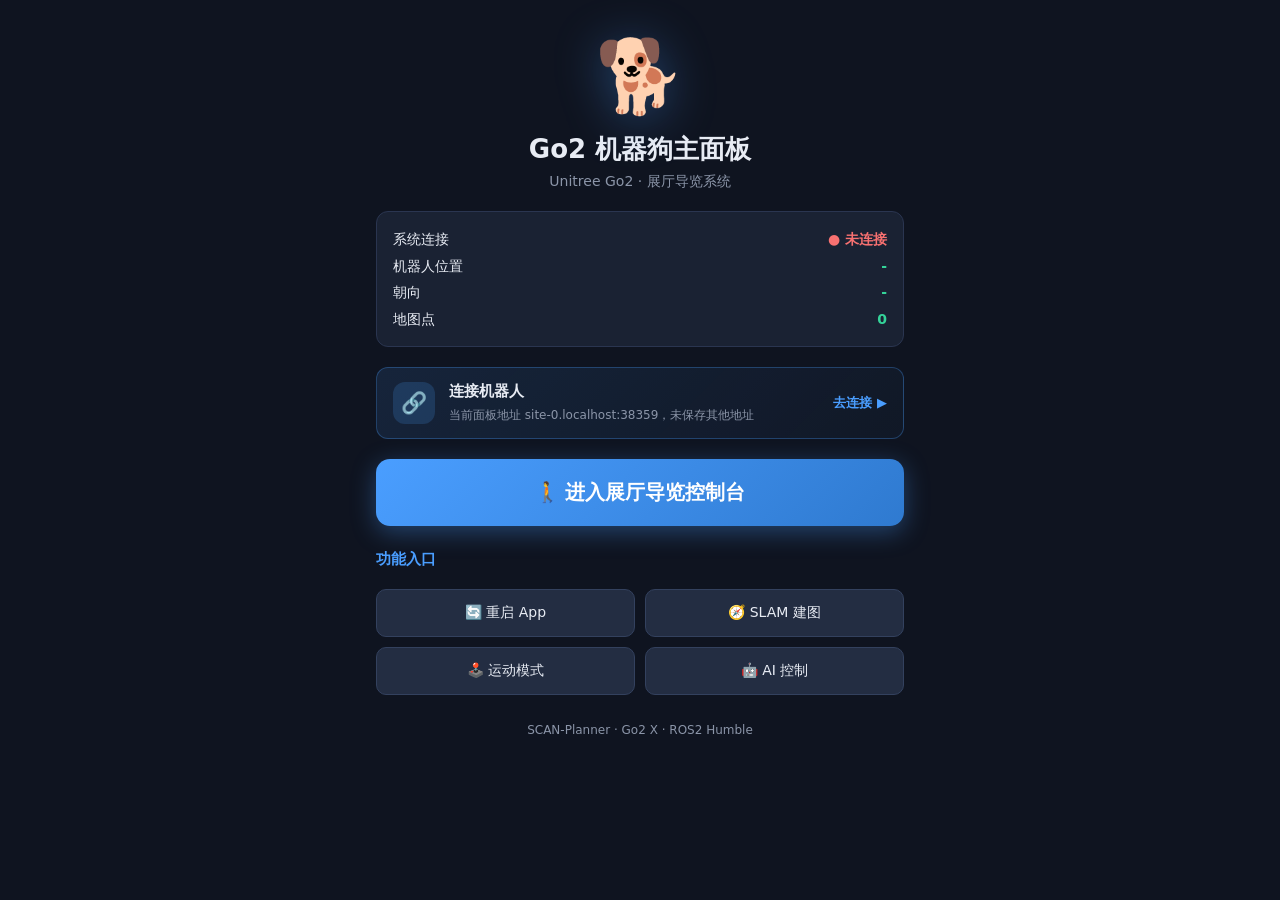
<file: static/index.html>
<!DOCTYPE html>
<html lang="zh-CN">
<head>
<meta charset="UTF-8">
<meta name="viewport" content="width=device-width, initial-scale=1.0, maximum-scale=1.0, user-scalable=no">
<title>Go2 机器狗主面板</title>
<link rel="stylesheet" href="style.css">
<style>
  /* main panel layout */
  body { overflow: auto; }
  #home {
    max-width: 560px; margin: 0 auto; padding: 24px 16px 40px;
    display: flex; flex-direction: column; align-items: center; gap: 20px;
    min-height: 100vh;
  }
  .logo {
    font-size: 72px; line-height: 1; margin-top: 16px;
    filter: drop-shadow(0 8px 24px rgba(74,158,255,.35));
  }
  .home-title { text-align: center; }
  .home-title h1 { font-size: 26px; font-weight: 700; }
  .home-title p { color: var(--muted); font-size: 14px; margin-top: 6px; }
  .status-card {
    width: 100%; background: var(--card); border: 1px solid #2a3550;
    border-radius: 12px; padding: 14px 16px; font-size: 14px; line-height: 1.9;
  }
  .status-card .row { display: flex; justify-content: space-between; }
  .status-card b { color: var(--ok); }
  .status-card .bad { color: var(--danger); }
  .big-btn {
    width: 100%; padding: 20px; border-radius: 14px; border: none;
    background: linear-gradient(135deg, var(--accent), #2f7ad0);
    color: #fff; font-size: 20px; font-weight: 700; cursor: pointer;
    box-shadow: 0 6px 24px rgba(74,158,255,.35);
  }
  .big-btn:active { transform: scale(.98); }
  .sec-title { width: 100%; color: var(--accent); font-size: 15px; font-weight: 600; text-align: left; margin-top: 4px; }
  /* 连接机器人入口 */
  .connect-card {
    width: 100%; display: flex; align-items: center; gap: 14px; cursor: pointer;
    background: linear-gradient(135deg, rgba(74,158,255,.12), rgba(74,158,255,.03));
    border: 1px solid rgba(74,158,255,.3); border-radius: 12px; padding: 14px 16px;
    transition: background .15s;
  }
  .connect-card:active { background: linear-gradient(135deg, rgba(74,158,255,.2), rgba(74,158,255,.06)); }
  .connect-card.online { border-color: rgba(52,211,153,.45);
    background: linear-gradient(135deg, rgba(52,211,153,.1), rgba(52,211,153,.03)); }
  .connect-icon {
    width: 42px; height: 42px; border-radius: 12px; flex-shrink: 0;
    background: rgba(74,158,255,.18); display: flex; align-items: center;
    justify-content: center; font-size: 21px;
  }
  .connect-main { flex: 1; min-width: 0; }
  .connect-main b { display: block; font-size: 15px; margin-bottom: 3px; }
  .connect-main span { font-size: 12px; color: var(--muted); word-break: break-all; }
  .connect-main .dot-ok { color: var(--ok); }
  .connect-main .dot-bad { color: var(--danger); }
  .connect-go { font-size: 13px; color: var(--accent); font-weight: 600; flex-shrink: 0; }
  .grid-2 { display: grid; grid-template-columns: 1fr 1fr; gap: 10px; width: 100%; }
  .grid-2 a, .grid-2 .grid-btn {
    display: block; width: 100%; text-align: center; padding: 14px 8px; border-radius: 10px;
    background: var(--card2); border: 1px solid #33415e; color: var(--fg);
    text-decoration: none; font-size: 14px; font-family: inherit; cursor: pointer;
  }
  .footer { color: var(--muted); font-size: 12px; margin-top: 8px; }
</style>
</head>
<body>
<div id="home">
  <div class="logo">🐕</div>
  <div class="home-title">
    <h1>Go2 机器狗主面板</h1>
    <p>Unitree Go2 · 展厅导览系统</p>
  </div>

  <div class="status-card">
    <div class="row"><span>系统连接</span><b id="hm-conn">检测中…</b></div>
    <div class="row"><span>机器人位置</span><b id="hm-pos">-</b></div>
    <div class="row"><span>朝向</span><b id="hm-yaw">-</b></div>
    <div class="row"><span>地图点</span><b id="hm-map">0</b></div>
  </div>

  <!-- 连接机器人 -->
  <div class="connect-card" id="card-connect">
    <div class="connect-icon">🔗</div>
    <div class="connect-main">
      <b>连接机器人</b>
      <span id="connect-sub">检测中…</span>
    </div>
    <span class="connect-go">去连接 ▶</span>
  </div>

  <button class="big-btn" onclick="go('/console')">🚶 进入展厅导览控制台</button>

  <div class="sec-title">功能入口</div>
  <div class="grid-2">
    <button class="grid-btn" id="btn-restart">🔄 重启 App</button>
    <a href="/slam" data-path="/slam">🧭 SLAM 建图</a>
    <a href="/motion" data-path="/motion">🕹️ 运动模式</a>
    <a href="/ai" data-path="/ai">🤖 AI 控制</a>
  </div>

  <div class="footer">SCAN-Planner · Go2 X · ROS2 Humble</div>
</div>

<script>
// main panel: show robot status via WebSocket (read-only dashboard)
const $ = (id) => document.getElementById(id);
let ws = null;

// ---- 后端地址：连接向导保存的 IP 优先（保存后整块面板指向该地址）----
const SAVED_IP = localStorage.getItem("go2_server_ip") || "";
const BACKEND = (SAVED_IP && SAVED_IP !== location.hostname) ? "http://" + SAVED_IP : "";
function go(path) { location.href = BACKEND + path; }
document.querySelectorAll("a[data-path]").forEach((a) => {
  a.href = BACKEND + a.dataset.path;
});

// ---- 连接机器人入口 ----
$("card-connect").addEventListener("click", () => { location.href = "/connect"; });
(function paintConnect() {
  const sub = $("connect-sub");
  if (!SAVED_IP) {
    sub.textContent = "当前面板地址 " + location.host + "，未保存其他地址";
    return;
  }
  if (SAVED_IP === location.hostname) {
    sub.innerHTML = '<span class="dot-ok">● 已连接</span> ' + SAVED_IP;
    $("card-connect").classList.add("online");
    return;
  }
  sub.textContent = "已保存后端 " + SAVED_IP + "，探测中…";
  fetch("http://" + SAVED_IP + "/api/net/status", { cache: "no-store" })
    .then((r) => r.json())
    .then((d) => {
      if (d && d.ok) {
        sub.innerHTML = '<span class="dot-ok">● 已连接</span> ' + SAVED_IP;
        $("card-connect").classList.add("online");
      } else {
        sub.innerHTML = '<span class="dot-bad">● 不可达</span> ' + SAVED_IP;
      }
    })
    .catch(() => { sub.innerHTML = '<span class="dot-bad">● 不可达</span> ' + SAVED_IP; });
})();
function connect() {
  const proto = location.protocol === "https:" ? "wss" : "ws";
  ws = new WebSocket(`${proto}://${location.host}/ws`);
  ws.onopen = () => { $("hm-conn").textContent = "● 已连接"; $("hm-conn").className = ""; };
  ws.onclose = () => {
    $("hm-conn").textContent = "● 未连接"; $("hm-conn").className = "bad";
    setTimeout(connect, 2000);
  };
  ws.onerror = () => ws.close();
  ws.onmessage = (ev) => {
    let m; try { m = JSON.parse(ev.data); } catch { return; }
    if (m.type === "state") {
      $("hm-pos").textContent = `${m.pos[0].toFixed(2)}, ${m.pos[1].toFixed(2)}`;
      $("hm-yaw").textContent = `${(m.yaw * 180 / Math.PI).toFixed(1)}°`;
      $("hm-map").textContent = m.map.length;
    }
  };
}

// restart the web app (re-initialises its ROS/DDS connection)
$("btn-restart").addEventListener("click", () => {
  if (!confirm("重启 App？\n\n页面会短暂断开，几秒后自动恢复。")) return;
  if (ws && ws.readyState === WebSocket.OPEN) {
    ws.send(JSON.stringify({ type: "restart" }));
  }
  $("hm-conn").textContent = "● 正在重启…";
  $("hm-conn").className = "";
});

connect();
</script>
</body>
</html>
</file>
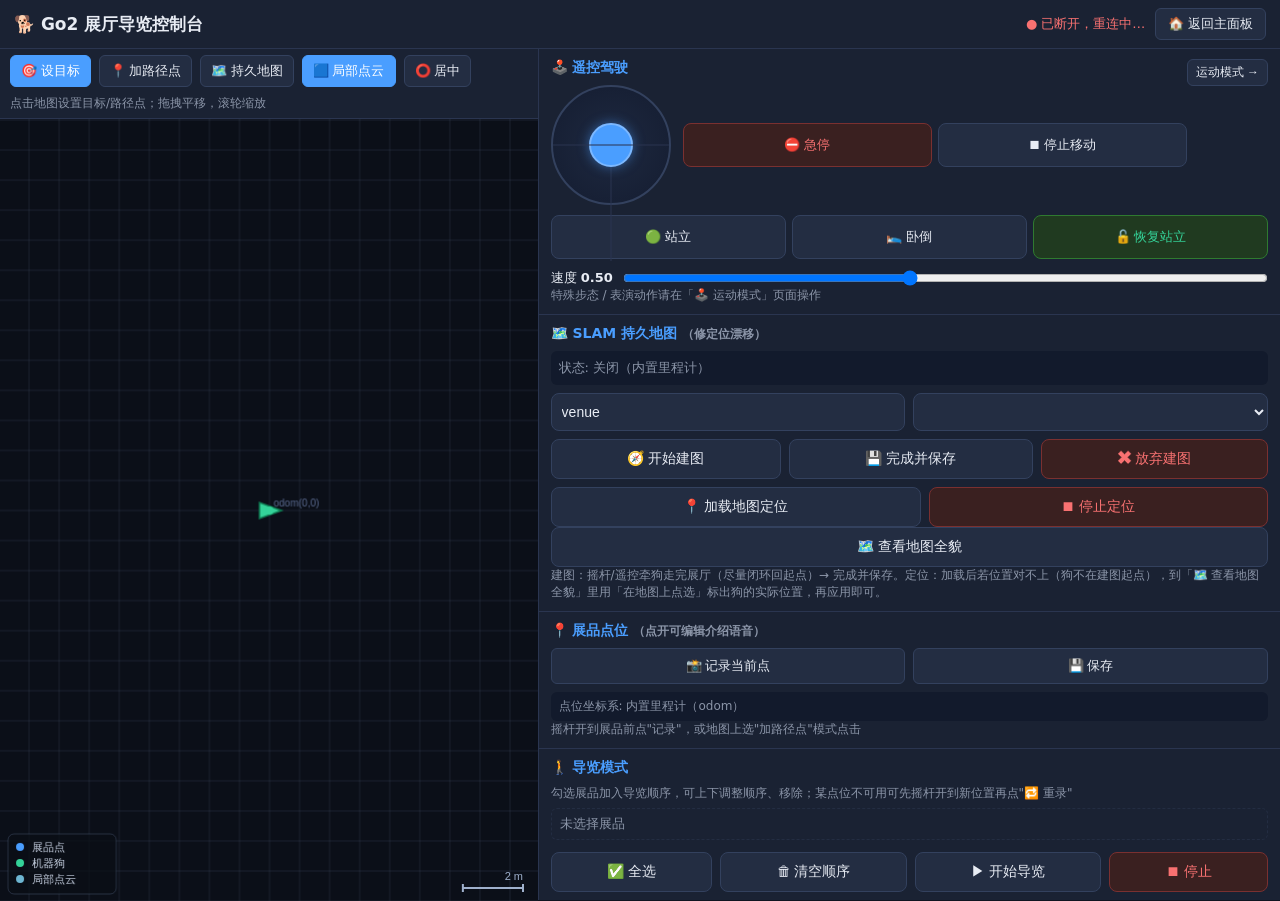
<file: static/console.html>
<!DOCTYPE html>
<html lang="zh-CN">
<head>
<meta charset="UTF-8">
<meta name="viewport" content="width=device-width, initial-scale=1.0, maximum-scale=1.0, user-scalable=no">
<title>Go2 展厅导览控制台</title>
<link rel="stylesheet" href="style.css">
</head>
<body>
<div id="app">
  <header>
    <h1>🐕 Go2 展厅导览控制台</h1>
    <div class="header-right">
      <div class="conn" id="conn">● 未连接</div>
      <button id="btn-home" class="home-btn" onclick="location.href='/'">🏠 返回主面板</button>
    </div>
  </header>

  <main>
    <!-- 地图区 -->
    <section id="map-panel">
      <div class="map-tools">
        <button id="btn-goal" class="tool active" data-mode="goal">🎯 设目标</button>
        <button id="btn-addpoint" class="tool" data-mode="addpoint">📍 加路径点</button>
        <button id="btn-recenter" class="tool">⭕ 居中</button>
        <span class="hint" id="map-hint">点击地图设置目标/路径点；拖拽平移，滚轮缩放</span>
      </div>
      <canvas id="map"></canvas>
    </section>

    <!-- 控制面板 -->
    <aside id="side">
      <!-- 遥控驾驶（姿态/动作/特殊步态已移到 /motion 独立页面） -->
      <section class="card">
        <h2>🕹️ 遥控驾驶 <button class="home-btn" style="float:right;font-size:12px;padding:4px 8px" onclick="location.href='/motion'">运动模式 →</button></h2>
        <div class="control-row">
          <div id="joystick"><div class="stick" id="stick-knob"></div></div>
          <div class="btn-grid">
            <button class="act danger" data-act="stop">⛔ 急停</button>
            <button class="act" data-act="stopmove">⏹ 停止移动</button>
          </div>
        </div>
        <!-- 基础姿态：与「运动模式」页面的 data-sport 走同一条 sport 通道 -->
        <div class="pose-row">
          <button class="act" data-act="standup">🟢 站立</button>
          <button class="act" data-act="standdown">🛌 卧倒</button>
          <button class="act unlock" data-act="recovery">🔓 恢复站立</button>
        </div>
        <div class="slider-row">
          <span>速度 <b id="speed-val">0.50</b></span>
          <input type="range" id="speed-slider" min="0.1" max="1.0" step="0.05" value="0.5">
        </div>
        <p class="hint">特殊步态 / 表演动作请在「🕹️ 运动模式」页面操作</p>
      </section>

      <!-- SLAM 持久地图（persistent_map=false 时由 applyPersistentMode 隐藏）-->
      <section class="card" id="slam-card">
        <h2>🗺️ SLAM 持久地图 <span class="hint">（修定位漂移）</span></h2>
        <div id="slam-state" class="slam-state">状态: 关闭（内置里程计）</div>
        <div class="slam-row">
          <input id="slam-name" class="slam-input" placeholder="地图名，如 venue" value="venue">
          <select id="slam-maps" class="slam-select"></select>
        </div>
        <div class="tour-row">
          <button id="btn-slam-map">🧭 开始建图</button>
          <button id="btn-slam-save">💾 完成并保存</button>
          <button id="btn-slam-discard" class="danger">✖ 放弃建图</button>
        </div>
        <div class="tour-row">
          <button id="btn-slam-loc">📍 加载地图定位</button>
          <button id="btn-slam-locstop" class="danger">⏹ 停止定位</button>
        </div>
        <div class="tour-row">
          <button id="btn-mapview" onclick="location.href='/mapview'">🗺️ 查看地图全貌</button>
        </div>
        <p class="hint">建图：摇杆/遥控牵狗走完展厅（尽量闭环回起点）→ 完成并保存。定位：加载后若位置对不上（狗不在建图起点），到「🗺️ 查看地图全貌」里用「在地图上点选」标出狗的实际位置，再应用即可。</p>
      </section>

      <!-- 展品点位 -->
      <section class="card">
        <h2>📍 展品点位 <span class="hint">（点开可编辑介绍语音）</span></h2>
        <div class="wp-actions">
          <button id="btn-record">📸 记录当前点</button>
          <button id="btn-save">💾 保存</button>
        </div>
        <div id="wp-frame" class="wp-frame">点位坐标系: 内置里程计（odom）</div>
        <ul id="wp-list"></ul>
        <p class="hint">摇杆开到展品前点"记录"，或地图上选"加路径点"模式点击</p>
      </section>

      <!-- 导览 -->
      <section class="card">
        <h2>🚶 导览模式</h2>
        <p class="hint">勾选展品加入导览顺序，可上下调整顺序、移除；某点位不可用可先摇杆开到新位置再点"🔁 重录"</p>
        <ol id="tour-order" class="tour-order">
          <li class="tour-empty">未选择展品</li>
        </ol>
        <div class="tour-row">
          <button id="btn-tour-all">✅ 全选</button>
          <button id="btn-tour-clear">🗑 清空顺序</button>
          <button id="btn-tour-start">▶ 开始导览</button>
          <button id="btn-tour-stop" class="danger">⏹ 停止</button>
        </div>
        <div id="tour-status" class="tour-status">未开始</div>
      </section>

      <!-- 系统控制 -->
      <section class="card">
        <h2>⚙️ SCAN-Planner 系统</h2>
        <div class="tour-row">
          <button id="btn-scan-start">🚀 启动 SCAN-Planner</button>
          <button id="btn-scan-stop" class="danger">⏹ 停止</button>
        </div>
        <p class="hint">启动 = 运行真实机器人导航栈（navi_mode=1, bridge 开启，机器人会站立）；日志在 web/log/scan_planner.log</p>
        <div id="scan-status" class="tour-status">SCAN-Planner: 未知</div>
      </section>

      <!-- 状态 -->
      <section class="card">
        <h2>📊 状态</h2>
        <div id="status">
          <div>控制: <b id="st-mode">摇杆</b></div>
          <div>位置: <b id="st-pos">-</b></div>
          <div>朝向: <b id="st-yaw">-</b></div>
          <div>导览: <b id="st-tour">-</b></div>
          <div>地图点: <b id="st-map">0</b></div>
          <div>坐标系: <b id="st-frame">-</b></div>
        </div>
      </section>
    </aside>
  </main>
</div>

<script src="app.js"></script>
</body>
</html>
</file>
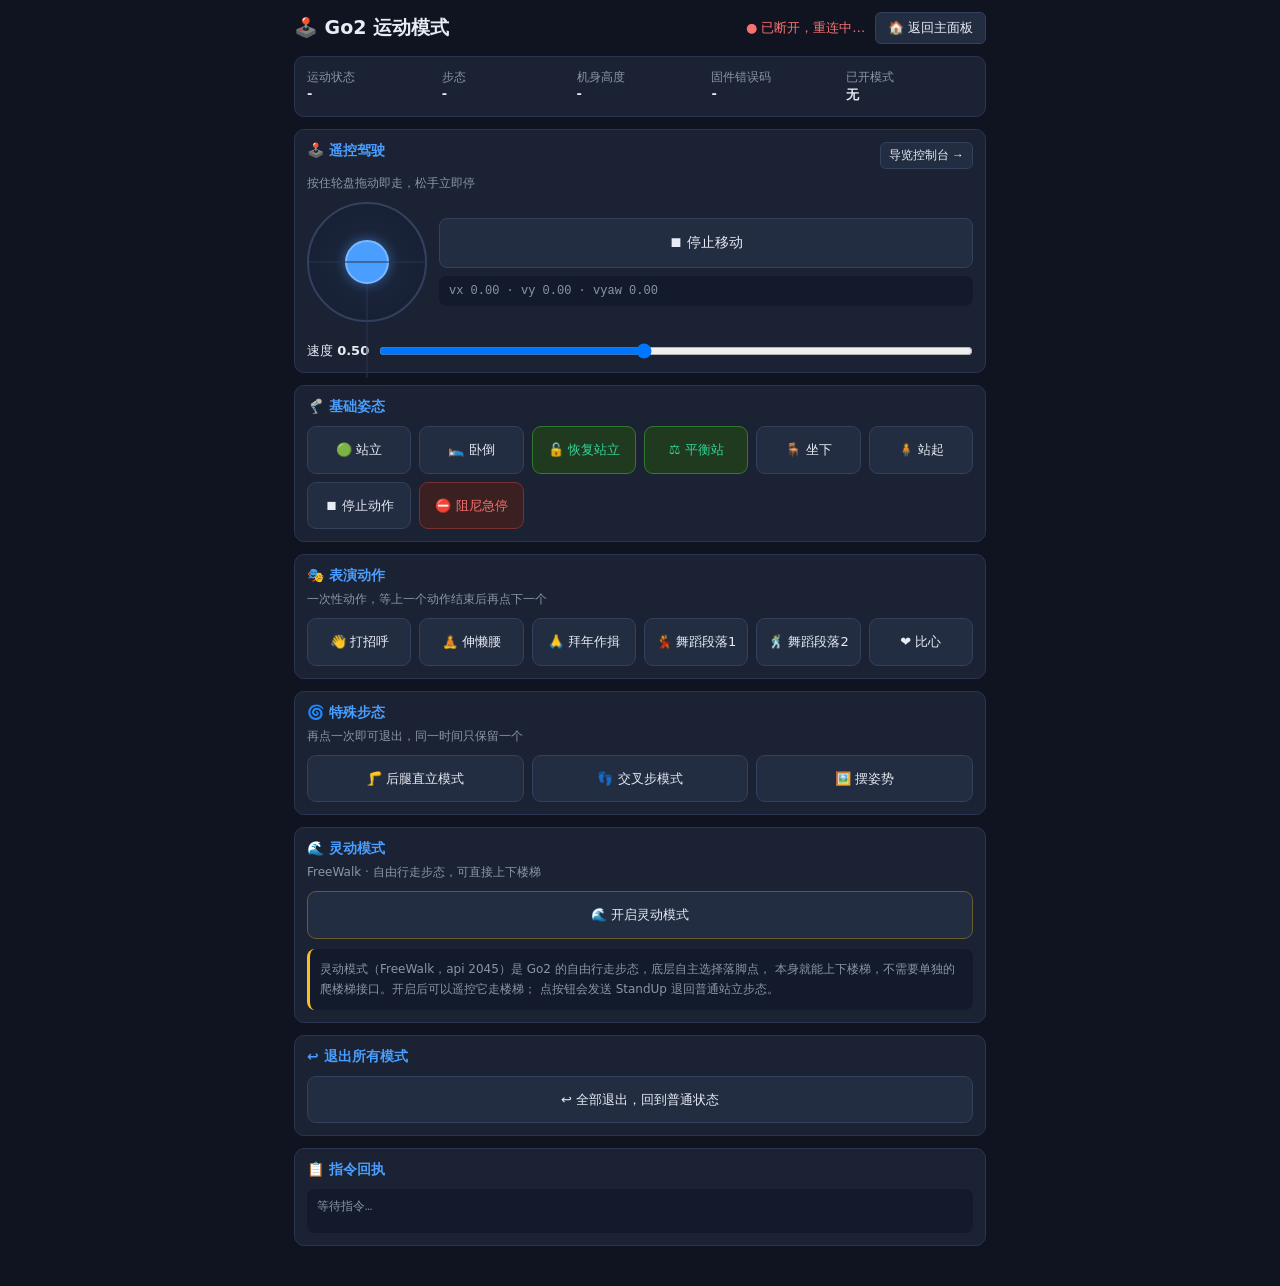
<file: static/motion.html>
<!DOCTYPE html>
<html lang="zh-CN">
<head>
<meta charset="UTF-8">
<meta name="viewport" content="width=device-width, initial-scale=1.0, maximum-scale=1.0, user-scalable=no">
<title>Go2 运动模式</title>
<link rel="stylesheet" href="style.css">
<style>
  body { overflow: auto; }
  #motion-page {
    max-width: 720px; margin: 0 auto; padding: 12px 14px 40px;
    display: flex; flex-direction: column; gap: 12px;
  }
  .mt-head { display: flex; align-items: center; justify-content: space-between; gap: 10px; }
  .mt-head h1 { font-size: 19px; font-weight: 700; }
  .mt-status {
    display: grid; grid-template-columns: repeat(auto-fit, minmax(120px, 1fr));
    gap: 8px; padding: 12px; border-radius: 10px;
    background: var(--card); border: 1px solid #2a3550; font-size: 13px;
  }
  .mt-status .k { color: var(--muted); font-size: 12px; }
  .mt-status .v { font-weight: 600; }
  .mt-status .v.warn { color: var(--warn); }
  .mt-status .v.bad { color: var(--danger); }
  .mt-card {
    padding: 12px; border-radius: 10px;
    background: var(--card); border: 1px solid #2a3550;
    display: flex; flex-direction: column; gap: 10px;
  }
  .mt-card h2 { font-size: 14px; color: var(--accent); font-weight: 600; }
  .mt-card .sub { font-size: 12px; color: var(--muted); margin-top: -4px; }
  .mt-grid { display: grid; grid-template-columns: repeat(auto-fit, minmax(104px, 1fr)); gap: 8px; }
  .mt-btn {
    padding: 14px 6px; border-radius: 9px; border: 1px solid #33415e;
    background: var(--card2); color: var(--fg); font-size: 13px; cursor: pointer;
    font-family: inherit; line-height: 1.35; position: relative;
  }
  .mt-btn:active { transform: scale(.97); background: #2c3a5c; }
  .mt-btn:disabled { opacity: .4; cursor: not-allowed; }
  .mt-btn.on { background: #17324d; border-color: var(--accent); color: #cfe6ff; }
  .mt-btn.on::after {
    content: "ON"; position: absolute; top: 4px; right: 6px;
    font-size: 10px; color: var(--ok); font-weight: 700;
  }
  .mt-btn.danger { background: #3a2020; border-color: #7a3030; color: var(--danger); }
  .mt-btn.unlock { background: #203a20; border-color: #2f7a30; color: var(--ok); }
  .mt-btn.stair { border-color: #6a5a30; }
  .mt-btn.stair.on { background: #3a3020; border-color: var(--warn); color: var(--warn); }
  .mt-btn.unsupported { opacity: .38; }
  .mt-btn .tag {
    display: block; font-size: 10px; color: var(--muted); margin-top: 3px;
  }
  .mt-log {
    min-height: 44px; max-height: 130px; overflow-y: auto;
    padding: 8px 10px; border-radius: 8px; background: #121a2c;
    font-size: 12px; line-height: 1.7; color: var(--muted);
    font-family: ui-monospace, SFMono-Regular, Menlo, monospace;
  }
  .mt-log .ok { color: var(--ok); }
  .mt-log .err { color: var(--danger); }
  .mt-log .info { color: var(--warn); }
  .mt-note {
    font-size: 12px; color: var(--muted); line-height: 1.7;
    padding: 10px; border-radius: 8px; background: #121a2c;
    border-left: 3px solid var(--warn);
  }
  .mt-note b { color: var(--warn); }
  .joy-side { flex: 1; display: flex; flex-direction: column; gap: 8px; justify-content: center; }
  .joy-side .act { padding: 15px 8px; font-size: 14px; }
  .joy-readout {
    padding: 8px 10px; border-radius: 8px; background: #121a2c;
    font-size: 12px; color: var(--muted);
    font-family: ui-monospace, SFMono-Regular, Menlo, monospace;
  }
</style>
</head>
<body>
<div id="motion-page">
  <div class="mt-head">
    <h1>🕹️ Go2 运动模式</h1>
    <div style="display:flex;align-items:center;gap:10px">
      <div class="conn" id="conn">● 未连接</div>
      <button class="home-btn" onclick="location.href='/'">🏠 返回主面板</button>
    </div>
  </div>

  <div class="mt-status">
    <div><div class="k">运动状态</div><div class="v" id="mt-mode">-</div></div>
    <div><div class="k">步态</div><div class="v" id="mt-gait">-</div></div>
    <div><div class="k">机身高度</div><div class="v" id="mt-bh">-</div></div>
    <div><div class="k">固件错误码</div><div class="v" id="mt-err">-</div></div>
    <div><div class="k">已开模式</div><div class="v" id="mt-active">无</div></div>
  </div>

  <!-- 遥控驾驶（与导览控制台同一套 cmd_vel 通道） -->
  <section class="mt-card">
    <h2>🕹️ 遥控驾驶 <button class="home-btn" style="float:right;font-size:12px;padding:4px 8px" onclick="location.href='/console'">导览控制台 →</button></h2>
    <div class="sub">按住轮盘拖动即走，松手立即停</div>
    <div class="control-row">
      <div id="joystick"><div class="stick" id="stick-knob"></div></div>
      <div class="joy-side">
        <button class="act" id="btn-stopmove">⏹ 停止移动</button>
        <div class="joy-readout" id="joy-readout">vx 0.00 · vy 0.00 · vyaw 0.00</div>
      </div>
    </div>
    <div class="slider-row">
      <span>速度 <b id="speed-val">0.50</b></span>
      <input type="range" id="speed-slider" min="0.1" max="1.0" step="0.05" value="0.5">
    </div>
  </section>

  <!-- 基础姿态 -->
  <section class="mt-card">
    <h2>🦿 基础姿态</h2>
    <div class="mt-grid">
      <button class="mt-btn" data-sport="standup">🟢 站立</button>
      <button class="mt-btn" data-sport="standdown">🛌 卧倒</button>
      <button class="mt-btn unlock" data-sport="recovery">🔓 恢复站立</button>
      <button class="mt-btn unlock" data-sport="balance">⚖️ 平衡站</button>
      <button class="mt-btn" data-sport="sit">🪑 坐下</button>
      <button class="mt-btn" data-sport="risesit">🧍 站起</button>
      <button class="mt-btn" data-sport="stop">⏹ 停止动作</button>
      <button class="mt-btn danger" data-act="damp">⛔ 阻尼急停</button>
    </div>
  </section>

  <!-- 表演动作 -->
  <section class="mt-card">
    <h2>🎭 表演动作</h2>
    <div class="sub">一次性动作，等上一个动作结束后再点下一个</div>
    <div class="mt-grid">
      <button class="mt-btn" data-action="hello">👋 打招呼</button>
      <button class="mt-btn" data-action="stretch">🧘 伸懒腰</button>
      <button class="mt-btn" data-action="scrape">🙏 拜年作揖</button>
      <button class="mt-btn" data-action="dance1">💃 舞蹈段落1</button>
      <button class="mt-btn" data-action="dance2">🕺 舞蹈段落2</button>
      <button class="mt-btn" data-action="heart">❤️ 比心</button>
    </div>
  </section>

  <!-- 特殊步态 -->
  <section class="mt-card">
    <h2>🌀 特殊步态</h2>
    <div class="sub">再点一次即可退出，同一时间只保留一个</div>
    <div class="mt-grid">
      <button class="mt-btn onoff" data-mode="walkupright">🦵 后腿直立模式</button>
      <button class="mt-btn onoff" data-mode="crossstep">👣 交叉步模式</button>
      <button class="mt-btn onoff" data-mode="pose">🖼️ 摆姿势</button>
    </div>
  </section>

  <!-- 灵动模式 -->
  <section class="mt-card">
    <h2>🌊 灵动模式</h2>
    <div class="sub">FreeWalk · 自由行走步态，可直接上下楼梯</div>
    <div class="mt-grid">
      <button class="mt-btn stair" id="btn-stair">🌊 开启灵动模式</button>
    </div>
    <div class="mt-note" id="stair-note">
      灵动模式（FreeWalk，api 2045）是 Go2 的自由行走步态，底层自主选择落脚点，
      本身就能上下楼梯，不需要单独的爬楼梯接口。开启后可以遥控它走楼梯；
      点按钮会发送 StandUp 退回普通站立步态。
    </div>
  </section>

  <!-- 全部退出 -->
  <section class="mt-card">
    <h2>↩️ 退出所有模式</h2>
    <div class="mt-grid">
      <button class="mt-btn" id="btn-exitall">↩️ 全部退出，回到普通状态</button>
    </div>
  </section>

  <section class="mt-card">
    <h2>📋 指令回执</h2>
    <div class="mt-log" id="mt-log">等待指令…</div>
  </section>
</div>

<script src="motion.js"></script>
</body>
</html>
</file>
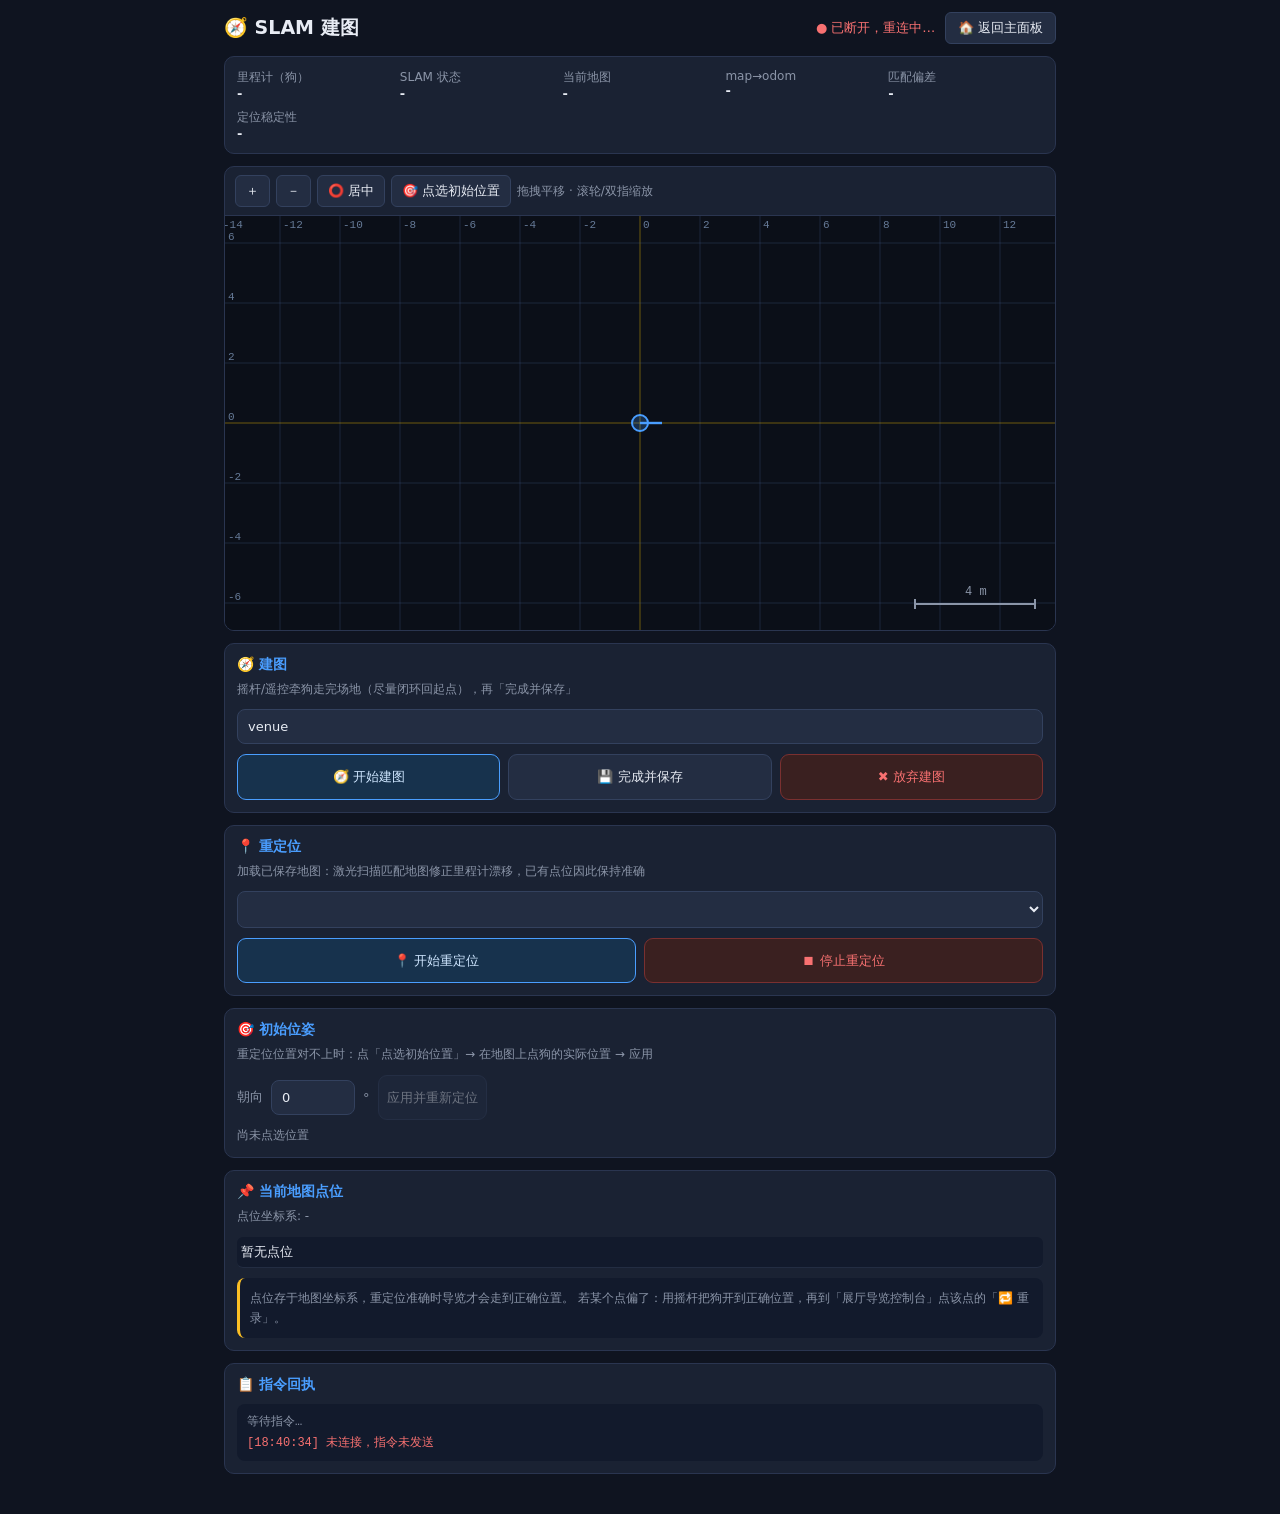
<file: static/slam.html>
<!DOCTYPE html>
<html lang="zh-CN">
<head>
<meta charset="UTF-8">
<meta name="viewport" content="width=device-width, initial-scale=1.0, maximum-scale=1.0, user-scalable=no">
<title>Go2 SLAM 建图</title>
<link rel="stylesheet" href="style.css">
<style>
  body { overflow: auto; }
  #slam-page {
    max-width: 860px; margin: 0 auto; padding: 12px 14px 40px;
    display: flex; flex-direction: column; gap: 12px;
  }
  .sl-head { display: flex; align-items: center; justify-content: space-between; gap: 10px; }
  .sl-head h1 { font-size: 19px; font-weight: 700; }

  .sl-status {
    display: grid; grid-template-columns: repeat(auto-fit, minmax(134px, 1fr));
    gap: 8px; padding: 12px; border-radius: 10px;
    background: var(--card); border: 1px solid #2a3550; font-size: 13px;
  }
  .sl-status .k { color: var(--muted); font-size: 12px; }
  .sl-status .v { font-weight: 600; }
  .sl-status .v.ok { color: var(--ok); }
  .sl-status .v.warn { color: var(--warn); }
  .sl-status .v.bad { color: var(--danger); }

  .sl-card {
    padding: 12px; border-radius: 10px;
    background: var(--card); border: 1px solid #2a3550;
    display: flex; flex-direction: column; gap: 10px;
  }
  .sl-card h2 { font-size: 14px; color: var(--accent); font-weight: 600; }
  .sl-card .sub { font-size: 12px; color: var(--muted); margin-top: -4px; line-height: 1.6; }

  .sl-map-card {
    padding: 0; border-radius: 10px; overflow: hidden;
    background: var(--card); border: 1px solid #2a3550;
    display: flex; flex-direction: column;
  }
  .sl-map-tools {
    display: flex; align-items: center; gap: 6px;
    padding: 8px 10px; border-bottom: 1px solid #2a3550; flex-wrap: wrap;
  }
  .sl-map-tools .hint { flex: 1; min-width: 140px; font-size: 12px; color: var(--muted); }
  .sl-tool {
    padding: 6px 10px; border-radius: 6px; border: 1px solid #33415e;
    background: var(--card2); color: var(--fg); cursor: pointer;
    font-size: 13px; font-family: inherit; white-space: nowrap;
  }
  .sl-tool.active { background: var(--accent); border-color: var(--accent); color: #fff; }
  .sl-tool:active { transform: scale(.96); }

  #cv {
    width: 100%; height: 46vh; min-height: 240px; display: block;
    background: #0b0f18; touch-action: none; cursor: grab;
  }
  #cv.dragging { cursor: grabbing; }
  #cv.picking { cursor: crosshair; }

  .sl-grid-2 { display: grid; grid-template-columns: repeat(auto-fit, minmax(120px, 1fr)); gap: 8px; }
  .sl-btn {
    padding: 13px 8px; border-radius: 9px; border: 1px solid #33415e;
    background: var(--card2); color: var(--fg); font-size: 13px; cursor: pointer;
    font-family: inherit; line-height: 1.35;
  }
  .sl-btn:active { transform: scale(.97); background: #2c3a5c; }
  .sl-btn:disabled { opacity: .4; cursor: not-allowed; }
  .sl-btn.primary { background: #17324d; border-color: var(--accent); color: #cfe6ff; }
  .sl-btn.danger { background: #3a2020; border-color: #7a3030; color: var(--danger); }

  .sl-row { display: flex; gap: 8px; align-items: center; flex-wrap: wrap; }
  .sl-row > * { min-width: 0; }
  .sl-input, .sl-select {
    flex: 1; min-width: 120px; padding: 9px 10px; border-radius: 8px;
    border: 1px solid #33415e; background: var(--card2); color: var(--fg);
    font-size: 13px; font-family: inherit;
  }
  .sl-input.small { flex: 0 0 84px; min-width: 84px; }

  .sl-log {
    min-height: 44px; max-height: 130px; overflow-y: auto;
    padding: 8px 10px; border-radius: 8px; background: #121a2c;
    font-size: 12px; line-height: 1.7; color: var(--muted);
    font-family: ui-monospace, SFMono-Regular, Menlo, monospace;
  }
  .sl-log .ok { color: var(--ok); }
  .sl-log .err { color: var(--danger); }
  .sl-log .info { color: var(--warn); }

  .sl-wp-list { list-style: none; display: flex; flex-direction: column; gap: 4px; max-height: 200px; overflow-y: auto; }
  .sl-wp-list li {
    display: flex; gap: 10px; align-items: baseline;
    padding: 6px 8px; border-radius: 6px; background: #121a2c; font-size: 12.5px;
  }
  .sl-wp-list .id { color: var(--accent); font-weight: 600; min-width: 34px; }
  .sl-wp-list .nm { flex: 1; color: var(--fg); }
  .sl-wp-list .xy { color: var(--muted); font-family: ui-monospace, monospace; font-size: 11.5px; }

  .sl-note {
    font-size: 12px; color: var(--muted); line-height: 1.7;
    padding: 10px; border-radius: 8px; background: #121a2c;
    border-left: 3px solid var(--warn);
  }
  .sl-note b { color: var(--warn); }
</style>
</head>
<body>
<div id="slam-page">
  <div class="sl-head">
    <h1>🧭 SLAM 建图</h1>
    <div style="display:flex;align-items:center;gap:10px">
      <div class="conn" id="conn">● 未连接</div>
      <button class="home-btn" onclick="location.href='/'">🏠 返回主面板</button>
    </div>
  </div>

  <div class="sl-status">
    <div><div class="k">里程计（狗）</div><div class="v" id="sl-odom">-</div></div>
    <div><div class="k">SLAM 状态</div><div class="v" id="sl-mode">-</div></div>
    <div><div class="k">当前地图</div><div class="v" id="sl-map">-</div></div>
    <div><div class="k">map→odom</div><div class="v" id="sl-tf">-</div></div>
    <div><div class="k">匹配偏差</div><div class="v" id="sl-quality">-</div></div>
    <div><div class="k">定位稳定性</div><div class="v" id="sl-stab">-</div></div>
  </div>

  <!-- 地图画布 -->
  <section class="sl-map-card">
    <div class="sl-map-tools">
      <button class="sl-tool" id="btn-zoom-in">＋</button>
      <button class="sl-tool" id="btn-zoom-out">－</button>
      <button class="sl-tool" id="btn-fit">⭕ 居中</button>
      <button class="sl-tool" id="btn-pick">🎯 点选初始位置</button>
      <span class="hint" id="map-hint">拖拽平移 · 滚轮/双指缩放</span>
    </div>
    <canvas id="cv"></canvas>
  </section>

  <!-- 建图 -->
  <section class="sl-card">
    <h2>🧭 建图</h2>
    <div class="sub">摇杆/遥控牵狗走完场地（尽量闭环回起点），再「完成并保存」</div>
    <div class="sl-row">
      <input id="map-name" class="sl-input" placeholder="地图名，如 venue" value="venue">
    </div>
    <div class="sl-grid-2">
      <button class="sl-btn primary" id="btn-start-map">🧭 开始建图</button>
      <button class="sl-btn" id="btn-save-map">💾 完成并保存</button>
      <button class="sl-btn danger" id="btn-discard-map">✖ 放弃建图</button>
    </div>
  </section>

  <!-- 重定位 -->
  <section class="sl-card">
    <h2>📍 重定位</h2>
    <div class="sub">加载已保存地图：激光扫描匹配地图修正里程计漂移，已有点位因此保持准确</div>
    <div class="sl-row">
      <select id="map-select" class="sl-select"></select>
    </div>
    <div class="sl-grid-2">
      <button class="sl-btn primary" id="btn-loc-start">📍 开始重定位</button>
      <button class="sl-btn danger" id="btn-loc-stop">⏹ 停止重定位</button>
    </div>
  </section>

  <!-- 初始位姿 -->
  <section class="sl-card">
    <h2>🎯 初始位姿</h2>
    <div class="sub">重定位位置对不上时：点「点选初始位置」→ 在地图上点狗的实际位置 → 应用</div>
    <div class="sl-row">
      <span style="font-size:13px;color:var(--muted)">朝向</span>
      <input id="pose-yaw" class="sl-input small" type="number" step="5" value="0" title="地图坐标系下的朝向角（度）">
      <span style="font-size:13px;color:var(--muted)">°</span>
      <button class="sl-btn" id="btn-apply-pose" disabled>应用并重新定位</button>
    </div>
    <div class="sub" id="pose-picked">尚未点选位置</div>
  </section>

  <!-- 点位 -->
  <section class="sl-card">
    <h2>📌 当前地图点位</h2>
    <div class="sub" id="wp-frame">点位坐标系: -</div>
    <ul class="sl-wp-list" id="wp-list"><li><span class="nm">暂无点位</span></li></ul>
    <div class="sl-note">
      点位存于地图坐标系，重定位准确时导览才会走到正确位置。
      若某个点偏了：用摇杆把狗开到正确位置，再到「展厅导览控制台」点该点的「🔁 重录」。
    </div>
  </section>

  <section class="sl-card">
    <h2>📋 指令回执</h2>
    <div class="sl-log" id="sl-log">等待指令…</div>
  </section>
</div>

<script src="slam.js"></script>
</body>
</html>
</file>
<file: static/style.css>
* { box-sizing: border-box; margin: 0; padding: 0; }

:root {
  --bg: #0f1420;
  --card: #1a2233;
  --card2: #232d42;
  --fg: #e8ecf4;
  --muted: #8b95a8;
  --accent: #4a9eff;
  --ok: #34d399;
  --warn: #fbbf24;
  --danger: #f87171;
}

html, body { height: 100%; }
body {
  background: var(--bg);
  color: var(--fg);
  font-family: system-ui, -apple-system, "PingFang SC", "Microsoft YaHei", sans-serif;
  overflow: hidden;
}

#app { display: flex; flex-direction: column; height: 100%; }

header { display: flex; align-items: center; justify-content: space-between;
  padding: 8px 14px; background: var(--card); border-bottom: 1px solid #2a3550; }
.header-right { display: flex; align-items: center; gap: 10px; }
.home-btn {
  padding: 6px 12px; border-radius: 6px; border: 1px solid #33415e;
  background: var(--card2); color: var(--fg); cursor: pointer; font-size: 13px;
  white-space: nowrap;
}
.home-btn:active { transform: scale(.96); }
header h1 { font-size: 17px; font-weight: 600; }
.conn { font-size: 13px; color: var(--warn); }
.conn.ok { color: var(--ok); }
.conn.bad { color: var(--danger); }

main { flex: 1; display: flex; min-height: 0; }

/* ---- map (compact, reference only) ---- */
#map-panel { flex: 0 0 42%; display: flex; flex-direction: column; min-width: 0; }
.map-tools {
  display: flex; align-items: center; gap: 8px; padding: 6px 10px;
  background: var(--card); border-bottom: 1px solid #2a3550; flex-wrap: wrap;
}
.tool {
  padding: 6px 10px; border-radius: 6px; border: 1px solid #33415e;
  background: var(--card2); color: var(--fg); cursor: pointer; font-size: 13px;
}
.tool.active { background: var(--accent); border-color: var(--accent); color: #fff; }
.hint { font-size: 12px; color: var(--muted); }

#map { flex: 1; width: 100%; background: #0b0f18; touch-action: none; cursor: crosshair; }

/* ---- side panel (primary control area) ---- */
#side {
  flex: 1; background: var(--card); border-left: 1px solid #2a3550;
  display: flex; flex-direction: column; overflow-y: auto; min-width: 300px;
}
.card { padding: 10px 12px; border-bottom: 1px solid #2a3550; }
.card h2 { font-size: 14px; margin-bottom: 8px; color: var(--accent); }

.control-row { display: flex; gap: 12px; align-items: center; }

#joystick {
  width: 120px; height: 120px; border-radius: 50%;
  background: radial-gradient(circle, #1e2940 0%, #141c30 100%);
  border: 2px solid #33415e; position: relative; flex-shrink: 0;
  touch-action: none;
}
#joystick::before {
  content: ""; position: absolute; left: 50%; top: 50%;
  width: 1px; height: 100%; background: #2a3550; transform: translateX(-50%);
}
#joystick::after {
  content: ""; position: absolute; top: 50%; left: 0; right: 0;
  height: 1px; background: #2a3550; transform: translateY(-50%);
}
.stick {
  position: absolute; left: 50%; top: 50%;
  width: 44px; height: 44px; border-radius: 50%;
  background: var(--accent); border: 2px solid #7cb8ff;
  transform: translate(-50%, -50%);
  box-shadow: 0 0 12px rgba(74,158,255,.5);
}
#joystick.disabled { opacity: .35; border-color: #555f75; cursor: not-allowed; }
#joystick.disabled::after {
  content: "导览中\n摇杆禁用"; position: absolute; inset: 0;
  display: flex; align-items: center; justify-content: center;
  color: var(--warn); font-size: 11px; text-align: center;
  line-height: 1.6; white-space: pre; pointer-events: none;
}

.btn-grid { display: grid; grid-template-columns: 1fr 1fr; gap: 6px; flex: 1; }
.pose-row { display: grid; grid-template-columns: repeat(3, 1fr); gap: 6px; margin-top: 10px; }
.act {
  padding: 12px 6px; border-radius: 8px; border: 1px solid #33415e;
  background: var(--card2); color: var(--fg); font-size: 13px; cursor: pointer;
}
.act:active { transform: scale(.96); background: #2c3a5c; }
.act.danger { background: #3a2020; border-color: #7a3030; color: var(--danger); }
.act.unlock { background: #203a20; border-color: #2f7a30; color: var(--ok); }

.slider-row { display: flex; align-items: center; gap: 10px; margin-top: 10px; font-size: 13px; }
.slider-row input { flex: 1; }

.wp-actions { display: flex; gap: 8px; margin-bottom: 8px; }
.wp-actions button {
  flex: 1; padding: 8px; border-radius: 6px; border: 1px solid #33415e;
  background: var(--card2); color: var(--fg); cursor: pointer; font-size: 13px;
}

#wp-list { list-style: none; max-height: 180px; overflow-y: auto; }
#wp-list li { display: flex; align-items: center; gap: 8px; padding: 6px 4px;
  border-bottom: 1px solid #232d42; font-size: 13px; }
#wp-list li.wp-item { flex-wrap: wrap; }
.wp-intro { display: flex; gap: 6px; width: 100%; margin-top: 4px; }
.wp-intro .intro-input {
  flex: 1; min-width: 0; padding: 5px 8px; border-radius: 5px;
  border: 1px solid #33415e; background: #121a2c; color: var(--fg); font-size: 12px;
}
.wp-intro .preview {
  padding: 5px 8px; border-radius: 5px; border: 1px solid #33415e;
  background: var(--card2); color: var(--fg); cursor: pointer; font-size: 12px; white-space: nowrap;
}
.wp-intro .mini { color: var(--muted); font-size: 11px; align-self: center; white-space: nowrap; }
.wp-intro .yaw-input {
  width: 64px; padding: 5px 6px; border-radius: 5px;
  border: 1px solid #33415e; background: #121a2c; color: var(--fg); font-size: 12px;
}
.wp-intro .action-select {
  flex: 1; min-width: 0; padding: 5px 6px; border-radius: 5px;
  border: 1px solid #33415e; background: #121a2c; color: var(--fg); font-size: 12px;
}
.tour-row .skip { background: #3a3020; border-color: #7a6030; color: var(--warn); }
#wp-list li input[type=checkbox] { width: 16px; height: 16px; accent-color: var(--accent); }
#wp-list li .wpid { color: var(--muted); font-size: 12px; width: 24px; }
#wp-list li .wpname { flex: 1; overflow: hidden; text-overflow: ellipsis; white-space: nowrap; }
#wp-list li .wpcoord { color: var(--muted); font-size: 11px; }
#wp-list li .del { color: var(--danger); cursor: pointer; border: none; background: none; font-size: 15px; }
#wp-list li .repos {
  color: var(--warn); cursor: pointer; border: 1px solid #6a5a30; background: #2a2518;
  border-radius: 5px; font-size: 11px; padding: 2px 6px; white-space: nowrap;
}
/* 旧版（odom 系）点位：置灰 + 角标 */
#wp-list li.wp-item.legacy { opacity: .55; }
#wp-list li .wp-badge {
  font-size: 10px; color: var(--warn); border: 1px solid #7a6030;
  border-radius: 4px; padding: 1px 5px; white-space: nowrap;
}
#wp-list li.wp-legacy-note {
  display: block; font-size: 11px; color: var(--warn);
  padding: 6px 4px; border-bottom: 1px dashed #6a5a30;
}

/* tour order 编排 */
.tour-order { list-style: none; margin: 6px 0 8px; max-height: 170px; overflow-y: auto; }
.tour-order li {
  display: flex; align-items: center; gap: 8px; padding: 6px 8px;
  background: #121a2c; border: 1px solid #232d42; border-radius: 6px; margin-bottom: 4px;
  font-size: 13px;
}
.tour-order .o-idx {
  width: 20px; height: 20px; border-radius: 50%; background: var(--accent); color: #fff;
  display: inline-flex; align-items: center; justify-content: center; font-size: 12px; font-weight: 700;
  flex-shrink: 0;
}
.tour-order .o-name { flex: 1; overflow: hidden; text-overflow: ellipsis; white-space: nowrap; }
.tour-order .o-tools { display: flex; gap: 4px; }
.tour-order .mv, .tour-order .rm {
  width: 26px; height: 26px; border-radius: 5px; border: 1px solid #33415e;
  background: var(--card2); color: var(--fg); cursor: pointer; font-size: 13px;
}
.tour-order .mv:disabled { opacity: .3; cursor: default; }
.tour-order .rm { color: var(--danger); }
.tour-order .tour-empty { color: var(--muted); background: transparent; border-style: dashed; text-align: center; }

.tour-row { display: flex; gap: 8px; flex-wrap: wrap; }
.tour-row button {
  flex: 1 1 auto; min-width: 0; padding: 10px 8px; border-radius: 8px;
  border: 1px solid #33415e; background: var(--card2); color: var(--fg);
  cursor: pointer; font-size: 14px; white-space: nowrap;
}
.tour-row .danger { background: #3a2020; border-color: #7a3030; color: var(--danger); }
.tour-status { margin-top: 8px; padding: 8px; border-radius: 6px; background: #121a2c; font-size: 13px; }

/* ---- SLAM 持久地图 ---- */
.slam-state {
  margin-bottom: 8px; padding: 8px; border-radius: 6px;
  background: #121a2c; font-size: 13px; color: var(--muted);
}
.slam-row { display: flex; gap: 8px; margin-bottom: 8px; }
.slam-input, .slam-select {
  flex: 1; min-width: 0; padding: 9px 10px; border-radius: 8px;
  border: 1px solid #33415e; background: var(--card2); color: var(--fg);
  font-size: 14px;
}
.slam-row + .tour-row { margin-bottom: 8px; }
.tour-row button:disabled { opacity: .35; cursor: not-allowed; }
.wp-frame {
  margin-top: 8px; font-size: 12px; color: var(--muted);
  padding: 6px 8px; border-radius: 6px; background: #121a2c;
}

#status { font-size: 13px; line-height: 1.7; }
#status b { color: var(--ok); font-weight: 600; }

/* ---- mobile: map small strip on top, buttons dominate ---- */
@media (max-width: 900px) {
  main { flex-direction: column; }
  #map-panel { flex: 0 0 32vh; }
  #side { width: 100%; flex: 1 1 auto; border-left: none; border-top: 1px solid #2a3550; }
  .btn-grid .act { padding: 16px 6px; font-size: 15px; }
  #joystick { width: 140px; height: 140px; }
  .card { padding: 12px; }
  .card h2 { font-size: 16px; }
}
</file>
